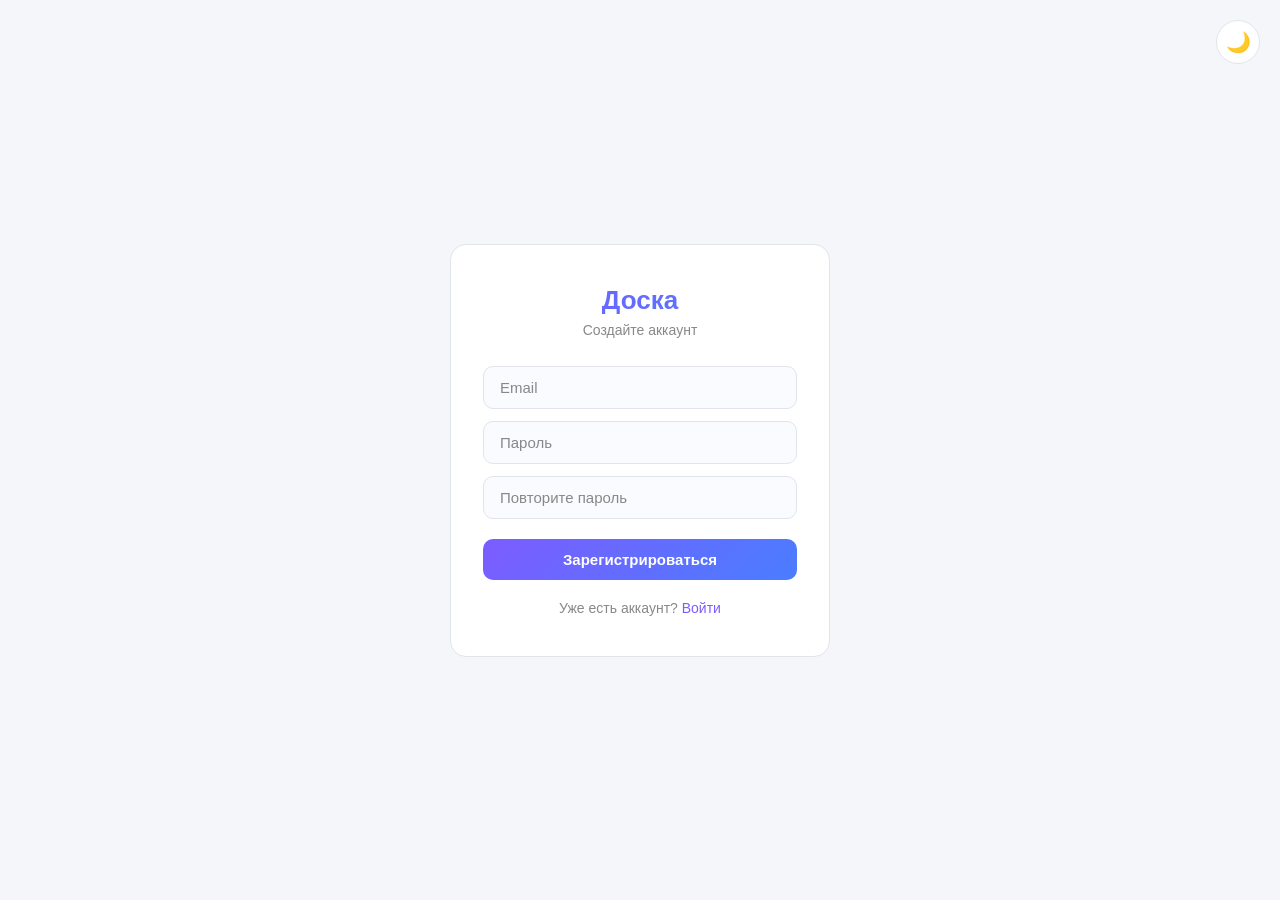
<file: doska/doska/index.html>
<!DOCTYPE html>
<html lang="ru" data-theme="light">
<head>
  <meta charset="UTF-8">
  <meta name="viewport" content="width=device-width, initial-scale=1.0">
  <title>Доска — Регистрация</title>
  <link rel="stylesheet" href="css/theme.css">
  <link rel="stylesheet" href="css/auth.css">
</head>
<body>
  <button class="theme-toggle" id="themeToggle" title="Сменить тему">🌙</button>

  <div class="container">
  <h1>Доска</h1>
  <p class="subtitle" id="subtitle">Создайте аккаунт</p>

  <!-- Форма РЕГИСТРАЦИИ -->
  <form id="registerForm">
    <input type="email" id="regEmail" placeholder="Email" required>
    <input type="password" id="regPassword" placeholder="Пароль" required>
    <input type="password" id="regPassword2" placeholder="Повторите пароль" required>
    <button type="submit">Зарегистрироваться</button>
  </form>

  <!-- Форма ВХОДА (скрыта) -->
  <form id="loginForm" style="display: none;">
    <input type="email" id="logEmail" placeholder="Email" required>
    <input type="password" id="logPassword" placeholder="Пароль" required>
    <button type="submit">Войти</button>
  </form>

  <p class="link">
    <span id="linkText">Уже есть аккаунт?</span>
    <a href="#" id="switchLink">Войти</a>
  </p>
</div>

 <script src="js/common.js"></script>
<script src="js/auth.js"></script>
</body>
</html>
</file>
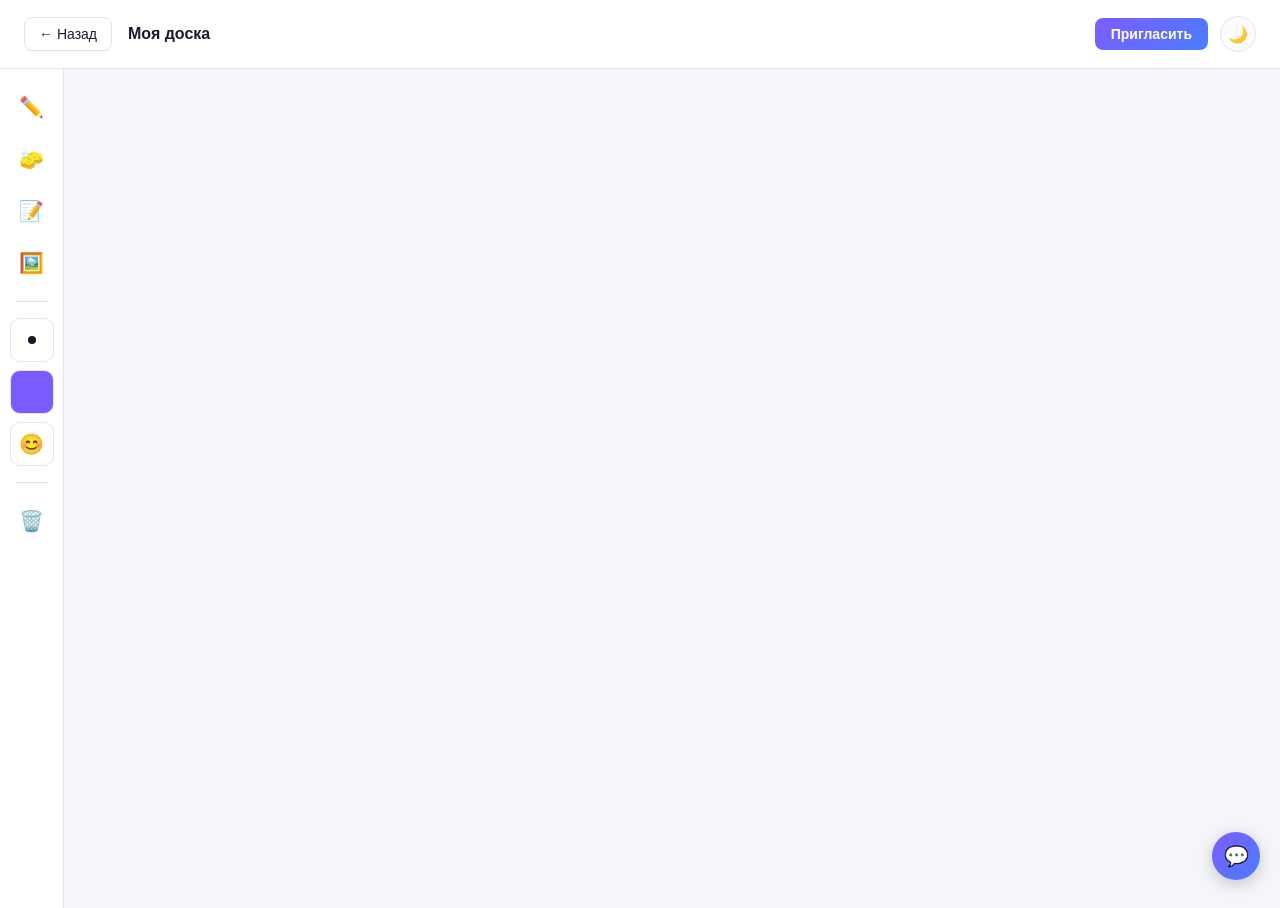
<file: doska/doska/board.html>
<!DOCTYPE html>
<html lang="ru" data-theme="light">
<head>
  <meta charset="UTF-8">
  <meta name="viewport" content="width=device-width, initial-scale=1.0">
  <title>Доска — Рисование</title>
<link rel="stylesheet" href="css/theme.css">
<link rel="stylesheet" href="css/board.css">
<link rel="stylesheet" href="css/toolbar.css">
<link rel="stylesheet" href="css/sticker.css">
<link rel="stylesheet" href="css/image.css">
</head>
<body class="board-body">
  <header class="header">
    <div class="header-left">
      <button class="btn-back" id="backBtn">← Назад</button>
      <span class="board-name" id="boardName">Мозговой штурм</span>
    </div>
    <div class="header-right">
      <button class="btn-invite" id="inviteBtn">Пригласить</button>
      <button class="theme-toggle-inline" id="themeToggle" title="Сменить тему">🌙</button>
    </div>
  </header>

  <div class="board-layout">
    <aside class="toolbar">
  <!-- Инструменты -->
<button class="tool" data-tool="pen" title="Карандаш">✏️</button> 
  <button class="tool" data-tool="eraser" title="Ластик">🧽</button>
  <button class="tool" data-tool="sticker" title="Заметка">📝</button>
  <button class="tool" data-tool="image" title="Картинка">🖼️</button>

  <div class="toolbar-divider"></div>
  <input type="file" id="imageInput" accept="image/*" hidden>

  <!-- Размер кисти (раскрывающееся меню) -->
  <div class="dropdown" id="sizeDropdown">
    <button class="dropdown-trigger" id="sizeTrigger" title="Размер">
      <span style="width:8px;height:8px;background:currentColor;border-radius:50%;display:block"></span>
    </button>
    <div class="dropdown-menu size-menu" id="sizeMenu">
      <button class="size-option active" data-size="1"><span style="width:4px;height:4px"></span></button>
      <button class="size-option" data-size="2"><span style="width:8px;height:8px"></span></button>
      <button class="size-option" data-size="4"><span style="width:14px;height:14px"></span></button>
      <button class="size-option" data-size="8"><span style="width:22px;height:22px"></span></button>
    </div>
  </div>

  <!-- Цвет кисти (раскрывающееся меню) -->
<div class="dropdown" id="colorDropdown">
  <button class="dropdown-trigger" id="colorTrigger" style="background:#7c5cff"></button>
  <div class="dropdown-menu color-menu-grid" id="colorMenu">
    <button class="color-grid-item" data-color="#1a1a2e" style="background:#1a1a2e"></button>
    <button class="color-grid-item" data-color="#7c5cff" style="background:#7c5cff"></button>
    <button class="color-grid-item" data-color="#4a7dff" style="background:#4a7dff"></button>
    <button class="color-grid-item" data-color="#ff5c8a" style="background:#ff5c8a"></button>
    <button class="color-grid-item" data-color="#ffb84a" style="background:#ffb84a"></button>
    <button class="color-grid-item" data-color="#4ad9a0" style="background:#4ad9a0"></button>
    <button class="color-grid-item" data-color="#ff3b3b" style="background:#ff3b3b"></button>
    <button class="color-grid-item plus" id="colorPlus" title="Свой цвет">+</button>
  </div>
</div>

  <!-- Реакции (раскрывающееся меню) -->
  <div class="dropdown" id="reactionDropdown">
    <button class="dropdown-trigger" id="reactionTrigger">😊</button>
    <div class="dropdown-menu reaction-menu" id="reactionMenu">
      <button class="reaction-option" data-emoji="👍">👍</button>
      <button class="reaction-option" data-emoji="❤️">❤️</button>
      <button class="reaction-option" data-emoji="😂">😂</button>
      <button class="reaction-option" data-emoji="🎉">🎉</button>
      <button class="reaction-option" data-emoji="🔥">🔥</button>
      <button class="reaction-option" data-emoji="👏">👏</button>
    </div>
  </div>

  <div class="toolbar-divider"></div>

  <button class="tool" id="clearBtn" title="Очистить">🗑️</button>
</aside>
    <!-- Холст -->
    <div class="canvas-wrapper">
      <canvas id="board"></canvas>
    </div>

    <!-- Чат (пока пустой) -->
    <aside class="chat collapsed" id="chatPanel">
  <div class="chat-header">
    <h3>Чат</h3>
    <button class="chat-toggle" id="chatToggle" title="Свернуть">→</button>
  </div>
  <div class="chat-messages" id="chatMessages">
        <p class="chat-empty">Сообщений пока нет</p>
      </div>
      <div class="chat-input">
        <input type="text" id="chatInput" placeholder="Написать...">
        <button id="chatSend">→</button>
      </div>
    </aside>
    <button class="chat-open visible" id="chatOpen" title="Открыть чат">💬</button>
  </div>

<script src="js/common.js"></script>
<script src="js/board/canvas.js"></script>
<script src="js/board/stickers.js"></script>
<script src="js/board/images.js"></script>
<script src="js/board/reactions.js"></script>
<script src="js/board/ui.js"></script>
<script src="js/board/chat.js"></script>
<script src="js/board/main.js"></script>
</body>
</html>
</file>
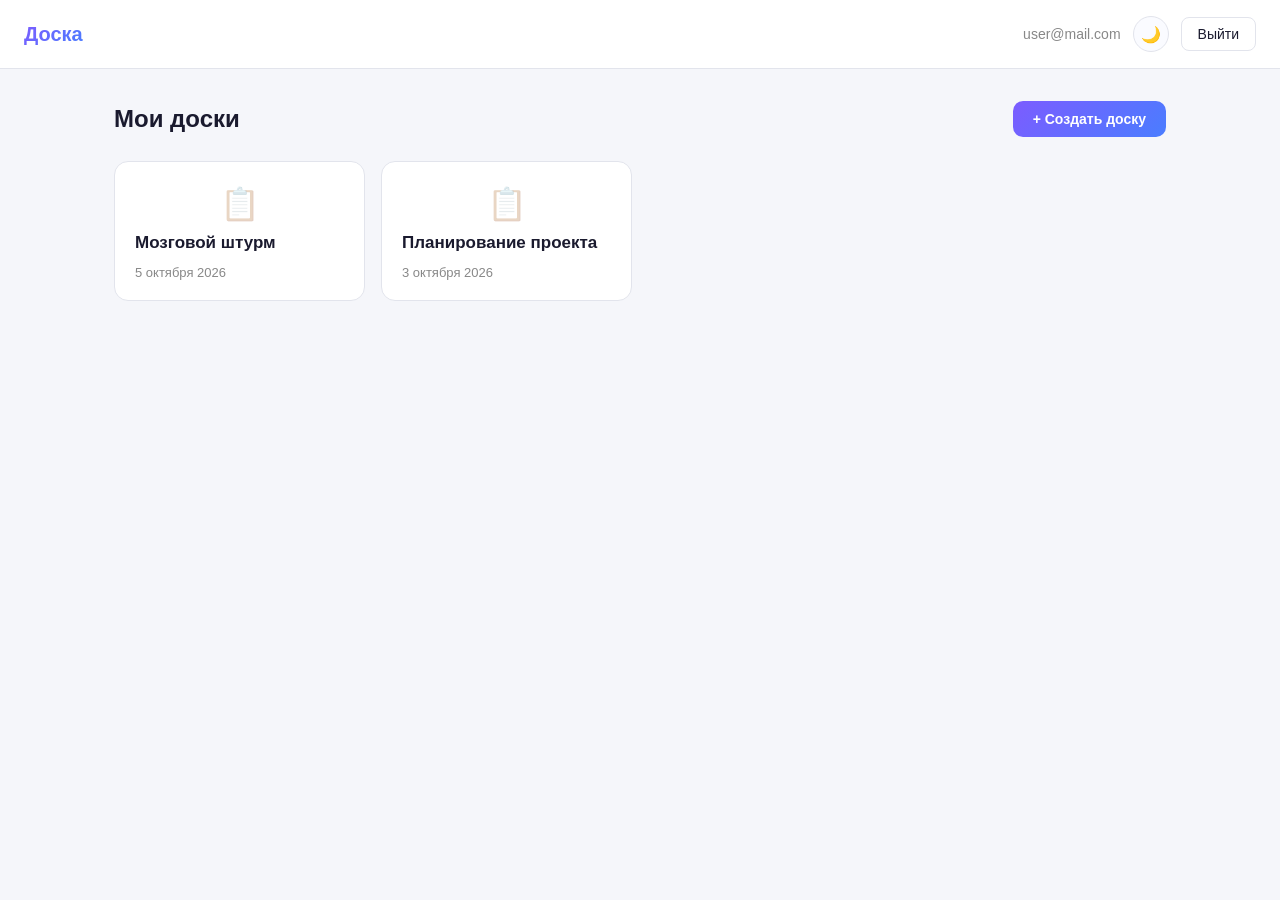
<file: doska/doska/boards.html>
<!DOCTYPE html>
<html lang="ru" data-theme="light">
<head>
  <meta charset="UTF-8">
  <meta name="viewport" content="width=device-width, initial-scale=1.0">
  <title>Доска — Мои доски</title>
  <link rel="stylesheet" href="css/theme.css">
<link rel="stylesheet" href="css/boards.css">
</head>
<body class="app-body">
  <header class="header">
    <div class="logo">Доска</div>
    <div class="header-right">
      <span class="user-email" id="userEmail">user@mail.com</span>
      <button class="theme-toggle-inline" id="themeToggle" title="Сменить тему">🌙</button>
      <button class="btn-logout" id="logoutBtn">Выйти</button>
    </div>
  </header>

  <main class="main">
    <div class="main-header">
      <h2>Мои доски</h2>
      <button class="btn-create" id="createBtn">+ Создать доску</button>
    </div>

    <div class="boards-grid" id="boardsGrid">
      <!-- Сюда JS будет вставлять доски -->
    </div>

    <p class="empty" id="emptyMessage">У вас пока нет досок. Создайте первую!</p>
  </main>

  <script src="js/common.js"></script>
  <script src="js/boards.js"></script>
</body>
</html>
</file>
<file: doska/doska/css/theme.css>
/* ===== ПЕРЕМЕННЫЕ ТЕМ ===== */
:root {
  --accent: #7c5cff;
  --accent-2: #4a7dff;
}

[data-theme="light"] {
  --bg: #f5f6fa;
  --card: #ffffff;
  --text: #1a1a2e;
  --text-muted: #888;
  --border: #e2e4ec;
  --input-bg: #fafbff;
}

[data-theme="dark"] {
  --bg: #0f0f1a;
  --card: #1a1a2e;
  --text: #eaeaf5;
  --text-muted: #8a8aa0;
  --border: #2a2a42;
  --input-bg: #12121f;
}

/* ===== БАЗА ===== */
* {
  margin: 0;
  padding: 0;
  box-sizing: border-box;
  font-family: -apple-system, BlinkMacSystemFont, 'Segoe UI', Arial, sans-serif;
}

body {
  min-height: 100vh;
  background: var(--bg);
  color: var(--text);
  transition: background 0.3s, color 0.3s;
}

/* ===== КНОПКА ТЕМЫ (круглая) ===== */
.theme-toggle {
  position: fixed;
  top: 20px;
  right: 20px;
  width: 44px;
  height: 44px;
  border-radius: 50%;
  border: 1px solid var(--border);
  background: var(--card);
  color: var(--text);
  font-size: 20px;
  cursor: pointer;
  display: flex;
  align-items: center;
  justify-content: center;
  transition: all 0.2s;
  z-index: 100;
}

.theme-toggle:hover {
  border-color: var(--accent);
  transform: scale(1.05);
}

/* ===== КНОПКА ТЕМЫ (в шапке) ===== */
.theme-toggle-inline {
  width: 36px;
  height: 36px;
  border-radius: 50%;
  border: 1px solid var(--border);
  background: var(--input-bg);
  color: var(--text);
  font-size: 16px;
  cursor: pointer;
  display: flex;
  align-items: center;
  justify-content: center;
  transition: all 0.2s;
}

.theme-toggle-inline:hover {
  border-color: var(--accent);
}

/* ===== ШАПКА ===== */
.header {
  display: flex;
  justify-content: space-between;
  align-items: center;
  padding: 16px 24px;
  background: var(--card);
  border-bottom: 1px solid var(--border);
  transition: background 0.3s, border 0.3s;
}

.header-right {
  display: flex;
  align-items: center;
  gap: 12px;
}

/* ===== ОБЩИЕ ПОЛЯ ВВОДА ===== */
input {
  padding: 12px 16px;
  background: var(--input-bg);
  border: 1px solid var(--border);
  border-radius: 10px;
  font-size: 15px;
  color: var(--text);
  outline: none;
  transition: border 0.2s;
}

input::placeholder {
  color: var(--text-muted);
}

input:focus {
  border-color: var(--accent);
}

/* ===== АДАПТИВ ШАПКИ ===== */
@media (max-width: 600px) {
  .header {
    padding: 12px 16px;
  }
}
</file>
<file: doska/doska/css/auth.css>
/* ===== СТРАНИЦА РЕГИСТРАЦИИ ===== */
body {
  display: flex;
  align-items: center;
  justify-content: center;
  padding: 20px;
}

.container {
  background: var(--card);
  padding: 40px 32px;
  border-radius: 16px;
  width: 100%;
  max-width: 380px;
  border: 1px solid var(--border);
}

h1 {
  text-align: center;
  font-size: 26px;
  font-weight: 700;
  margin-bottom: 6px;
  background: linear-gradient(135deg, var(--accent), var(--accent-2));
  -webkit-background-clip: text;
  -webkit-text-fill-color: transparent;
  background-clip: text;
}

.subtitle {
  text-align: center;
  color: var(--text-muted);
  font-size: 14px;
  margin-bottom: 28px;
}

form {
  display: flex;
  flex-direction: column;
  gap: 12px;
}

button[type="submit"] {
  padding: 12px;
  background: linear-gradient(135deg, var(--accent), var(--accent-2));
  color: white;
  border: none;
  border-radius: 10px;
  font-size: 15px;
  font-weight: 600;
  cursor: pointer;
  margin-top: 8px;
  transition: opacity 0.2s;
}

button[type="submit"]:hover {
  opacity: 0.9;
}

.link {
  text-align: center;
  margin-top: 20px;
  font-size: 14px;
  color: var(--text-muted);
}

.link a {
  color: var(--accent);
  text-decoration: none;
  font-weight: 500;
}

.link a:hover {
  text-decoration: underline;
}

@media (max-width: 480px) {
  .container {
    padding: 28px 20px;
  }
  h1 {
    font-size: 22px;
  }
}
</file>
<file: doska/doska/css/board.css>
/* ===== СТРАНИЦА ДОСКИ ===== */
body {
  display: block;
  padding: 0;
  overflow: hidden;
  height: 100vh;
}

.header-left {
  display: flex;
  align-items: center;
  gap: 16px;
}

.btn-back {
  padding: 8px 14px;
  background: transparent;
  border: 1px solid var(--border);
  border-radius: 8px;
  color: var(--text);
  font-size: 14px;
  cursor: pointer;
  transition: all 0.2s;
}

.btn-back:hover {
  border-color: var(--accent);
  color: var(--accent);
}

.board-name {
  font-size: 16px;
  font-weight: 600;
  color: var(--text);
}

.btn-invite {
  padding: 8px 16px;
  background: linear-gradient(135deg, var(--accent), var(--accent-2));
  color: white;
  border: none;
  border-radius: 8px;
  font-size: 14px;
  font-weight: 600;
  cursor: pointer;
  transition: opacity 0.2s;
}

.btn-invite:hover {
  opacity: 0.9;
}

/* Раскладка */
.board-layout {
  display: flex;
  height: calc(100vh - 61px);
}

/* Холст */
.canvas-wrapper {
  flex: 1;
  position: relative;
  background: var(--bg);
  overflow: hidden;
}

#board {
  display: block;
  width: 100%;
  height: 100%;
  cursor: crosshair;
}

/* ===== ЧАТ ===== */
.chat {
  width: 280px;
  background: var(--card);
  border-left: 1px solid var(--border);
  display: flex;
  flex-direction: column;
  transition: width 0.25s;
  position: relative;
  overflow: hidden;
}

.chat.collapsed {
  width: 0;
  border-left: none;
}

.chat-header {
  display: flex;
  align-items: center;
  justify-content: space-between;
  padding: 12px 16px;
  border-bottom: 1px solid var(--border);
  gap: 8px;
  flex-shrink: 0;
}

.chat-header h3 {
  padding: 0;
  border-bottom: none;
  font-size: 15px;
  font-weight: 600;
  color: var(--text);
  margin: 0;
}

.chat-toggle {
  width: 28px;
  height: 28px;
  border-radius: 6px;
  border: 1px solid var(--border);
  background: transparent;
  color: var(--text-muted);
  cursor: pointer;
  display: flex;
  align-items: center;
  justify-content: center;
  font-size: 14px;
  transition: all 0.2s;
  flex-shrink: 0;
}

.chat-toggle:hover {
  border-color: var(--accent);
  color: var(--accent);
}

.chat-messages {
  flex: 1;
  overflow-y: auto;
  padding: 16px;
  display: flex;
  flex-direction: column;
  gap: 8px;
}

.chat-empty {
  color: var(--text-muted);
  font-size: 13px;
  text-align: center;
  margin-top: 20px;
}

.chat-input {
  display: flex;
  padding: 12px;
  gap: 8px;
  border-top: 1px solid var(--border);
  flex-shrink: 0;
}

.chat-input input {
  flex: 1;
  padding: 8px 12px;
  font-size: 14px;
}

.chat-input button {
  width: 36px;
  height: 36px;
  border-radius: 8px;
  border: none;
  background: linear-gradient(135deg, var(--accent), var(--accent-2));
  color: white;
  font-size: 16px;
  cursor: pointer;
}

/* Кнопка «открыть чат» — появляется, когда чат свёрнут */
.chat-open {
  position: fixed;
  bottom: 20px;
  right: 20px;
  width: 48px;
  height: 48px;
  border-radius: 50%;
  border: none;
  background: linear-gradient(135deg, var(--accent), var(--accent-2));
  color: white;
  font-size: 20px;
  cursor: pointer;
  display: none;
  align-items: center;
  justify-content: center;
  box-shadow: 0 4px 16px rgba(0,0,0,0.2);
  z-index: 100;
}

.chat-open.visible {
  display: flex;
}

.chat-open:hover {
  transform: scale(1.05);
}

@media (max-width: 600px) {
  .board-name {
    font-size: 14px;
  }
}

@media (max-width: 600px) {
  .board-name {
    font-size: 14px;
  }
}

body.reacting,
body.reacting * {
  cursor: pointer !important;
}
</file>
<file: doska/doska/css/toolbar.css>
/* ===== ПАНЕЛЬ ИНСТРУМЕНТОВ ===== */
.toolbar {
  width: 64px;
  background: var(--card);
  border-right: 1px solid var(--border);
  padding: 16px 0;
  display: flex;
  flex-direction: column;
  align-items: center;
  gap: 8px;
  position: relative;
  z-index: 10;
}

.tool {
  width: 44px;
  height: 44px;
  border-radius: 10px;
  border: 1px solid transparent;
  background: transparent;
  font-size: 20px;
  cursor: pointer;
  display: flex;
  align-items: center;
  justify-content: center;
  transition: all 0.2s;
  color: var(--text);
}

.tool:hover {
  background: var(--input-bg);
}

.tool.active {
  background: var(--input-bg);
  border-color: var(--accent);
}

.toolbar-divider {
  width: 32px;
  height: 1px;
  background: var(--border);
  margin: 8px 0;
}

/* ===== DROPDOWN ===== */
.dropdown {
  position: relative;
  width: 44px;
  height: 44px;
}

.dropdown-trigger {
  width: 44px;
  height: 44px;
  border-radius: 10px;
  border: 1px solid var(--border);
  background: transparent;
  cursor: pointer;
  font-size: 20px;
  display: flex;
  align-items: center;
  justify-content: center;
  transition: all 0.2s;
  color: var(--text);
}

.dropdown-trigger:hover {
  border-color: var(--accent);
}

.dropdown-menu {
  position: absolute;
  left: calc(100% + 8px);
  top: 0;
  background: var(--card);
  border: 1px solid var(--border);
  border-radius: 12px;
  padding: 8px;
  display: grid;
  grid-template-columns: repeat(2, 1fr);
  gap: 6px;
  opacity: 0;
  visibility: hidden;
  transform: translateX(-10px);
  transition: all 0.2s;
  z-index: 50;
  box-shadow: 0 8px 24px rgba(0,0,0,0.15);
}

.dropdown:hover .dropdown-menu {
  opacity: 1;
  visibility: visible;
  transform: translateX(0);
}

.color-option {
  width: 32px;
  height: 32px;
  border-radius: 50%;
  border: 2px solid transparent;
  cursor: pointer;
  transition: transform 0.15s;
}

.color-option:hover {
  transform: scale(1.15);
}

.reaction-menu {
  grid-template-columns: repeat(3, 1fr);
}

.reaction-option {
  width: 36px;
  height: 36px;
  border-radius: 8px;
  border: 1px solid transparent;
  background: transparent;
  font-size: 20px;
  cursor: pointer;
  display: flex;
  align-items: center;
  justify-content: center;
  transition: all 0.15s;
}

.reaction-option:hover {
  background: var(--input-bg);
  transform: scale(1.15);
}

.reaction-option.active {
  background: var(--input-bg);
  border-color: var(--accent);
}

/* ===== МЕНЮ РАЗМЕРА ===== */
.size-menu {
  grid-template-columns: 1fr;
}

.size-option {
  width: 44px;
  height: 36px;
  border-radius: 8px;
  border: 1px solid transparent;
  background: transparent;
  cursor: pointer;
  display: flex;
  align-items: center;
  justify-content: center;
  transition: all 0.15s;
}

.size-option span {
  background: var(--text);
  border-radius: 50%;
  display: block;
}

.size-option:hover {
  background: var(--input-bg);
}

.size-option.active {
  background: var(--input-bg);
  border-color: var(--accent);
}

/* ===== СЕТКА ЦВЕТОВ ДЛЯ КИСТИ ===== */
.color-menu-grid {
  display: grid !important;
  grid-template-columns: repeat(3, 1fr) !important;
  gap: 8px !important;
  padding: 12px !important;
  background: white !important;
  border-radius: 16px !important;
  border: none !important;
  box-shadow: 0 8px 32px rgba(0,0,0,0.15) !important;
}

.color-grid-item {
  width: 44px;
  height: 44px;
  border-radius: 12px;
  border: 2px solid transparent;
  cursor: pointer;
  padding: 0;
  transition: transform 0.15s, border-color 0.15s;
}

.color-grid-item:hover {
  transform: scale(1.08);
  border-color: var(--accent);
}

.color-grid-item.plus {
  background: transparent;
  border: 2px dashed #ccc;
  color: #666;
  font-size: 22px;
  display: flex;
  align-items: center;
  justify-content: center;
}

.color-grid-item.plus:hover {
  border-color: var(--accent);
  color: var(--accent);
}
</file>
<file: doska/doska/css/sticker.css>
/* ===== ЗАМЕТКИ ===== */
.sticker {
  position: absolute;
  width: 220px;
  height: 160px;
  min-width: 260px;      /* ← было 140, теперь 260 */
  min-height: 140px;     /* ← было 100, теперь 140 */
  border-radius: 8px;
  box-shadow: 0 4px 12px rgba(0,0,0,0.15);
  display: flex;
  flex-direction: column;
  transition: box-shadow 0.2s;
  z-index: 10;
}

.sticker:hover {
  box-shadow: 0 4px 20px rgba(0,0,0,0.25);
}

/* Уголок для ресайза */
.sticker-resize {
  position: absolute;
  bottom: 0;
  right: 0;
  width: 16px;
  height: 16px;
  cursor: nwse-resize;
  background: linear-gradient(135deg, transparent 50%, rgba(0,0,0,0.2) 50%);
  z-index: 5;
}

.sticker-resize::after {
  content: '';
  position: absolute;
  bottom: 3px;
  right: 3px;
  width: 8px;
  height: 8px;
  border-right: 2px solid rgba(0,0,0,0.3);
  border-bottom: 2px solid rgba(0,0,0,0.3);
}

/* ===== КОНТЕНТ ЗАМЕТКИ ===== */
.sticker-content {
  flex: 1;
  padding: 12px;
  font-size: 16px;
  color: #1a1a2e;
  outline: none;
  cursor: move;
  word-wrap: break-word;
  overflow-wrap: break-word;
  overflow-y: auto;
  line-height: 1.4;
  min-height: 40px;
  border-radius: 8px 8px 0 0;
}

.sticker-content:focus {
  cursor: text;
}

/* ===== ПАНЕЛЬ ЗАМЕТКИ ===== */
.sticker-panel {
  display: flex;
  align-items: center;
  gap: 2px;
  padding: 4px 6px;
  background: rgba(0,0,0,0.08);
  border-top: 1px solid rgba(0,0,0,0.08);
  flex-wrap: nowrap;
  position: relative;
  flex-shrink: 0;
  height: 32px;
  border-radius: 0 0 8px 8px;
}

.sticker-panel button {
  width: 24px;
  height: 24px;
  border-radius: 4px;
  border: none;
  background: transparent;
  cursor: pointer;
  font-size: 12px;
  color: #1a1a2e;
  display: flex;
  align-items: center;
  justify-content: center;
  transition: background 0.15s;
  flex-shrink: 0;
}

.sticker-panel button:hover {
  background: rgba(0,0,0,0.1);
}

.sticker-font-size {
  width: 40px;
  height: 24px;
  border-radius: 4px;
  border: 1px solid rgba(0,0,0,0.1);
  background: rgba(255,255,255,0.5);
  font-size: 11px;
  cursor: pointer;
  color: #1a1a2e;
  flex-shrink: 0;
}

/* ===== ЦВЕТА В ЗАМЕТКЕ ===== */
.color-picker {
  position: relative;
  width: 24px;
  height: 24px;
  display: flex;
  align-items: center;
  justify-content: center;
  border-radius: 4px;
  cursor: pointer;
  font-size: 12px;
  color: #1a1a2e;
  flex-shrink: 0;
}

.color-picker:hover {
  background: rgba(0,0,0,0.1);
}

.color-picker > span {
  font-weight: 700;
}

.color-menu {
  position: absolute;
  bottom: calc(100% + 6px);
  left: 0;
  background: white;
  border: 1px solid #ddd;
  border-radius: 8px;
  padding: 6px;
  display: none;
  grid-template-columns: repeat(3, 1fr);
  gap: 4px;
  z-index: 200;
  box-shadow: 0 4px 16px rgba(0,0,0,0.2);
}

.color-picker:hover .color-menu {
  display: grid;
}

.color-menu-item {
  width: 24px;
  height: 24px;
  border-radius: 50%;
  border: 2px solid transparent;
  cursor: pointer;
  padding: 0;
  transition: transform 0.15s;
}

.color-menu-item:hover {
  transform: scale(1.15);
  border-color: #7c5cff;
}

.color-menu-plus {
  width: 24px;
  height: 24px;
  border-radius: 50%;
  border: 1px dashed #999;
  background: transparent;
  cursor: pointer;
  font-size: 14px;
  color: #666;
  padding: 0;
  display: flex;
  align-items: center;
  justify-content: center;
}

.color-menu-plus:hover {
  border-color: #7c5cff;
  color: #7c5cff;
}

/* ===== РЕАКЦИИ (всплывающие) ===== */
.floating-emoji {
  position: absolute;
  font-size: 42px;
  pointer-events: none;
  animation: floatUp 2s ease-out forwards;
  z-index: 1000;
  transform: translate(-50%, -50%);
}

@keyframes floatUp {
  0%   { opacity: 0; transform: translate(-50%, -50%) scale(0.5); }
  20%  { opacity: 1; transform: translate(-50%, -50%) scale(1.2); }
  50%  { opacity: 1; transform: translate(-50%, -80%) scale(1); }
  100% { opacity: 0; transform: translate(-50%, -120%) scale(0.8); }
}

/* ===== РЕАКЦИИ НА ЗАМЕТКАХ ===== */
.sticker-reactions {
  position: absolute;
  bottom: -28px;
  left: 0;
  display: flex;
  gap: 4px;
  z-index: 20;
  pointer-events: auto;
  white-space: nowrap;
  height: 22px;
  align-items: center;
}

.reaction-chip {
  background: var(--card);
  border: 1px solid var(--border);
  border-radius: 12px;
  padding: 2px 8px;
  font-size: 12px;
  cursor: pointer;
  display: flex;
  align-items: center;
  gap: 2px;
  box-shadow: 0 2px 8px rgba(0,0,0,0.15);
  transition: transform 0.15s;
  color: var(--text);
}

.reaction-chip:hover {
  transform: scale(1.1);
  border-color: var(--accent);
}
</file>
<file: doska/doska/css/image.css>
/* ===== КАРТИНКИ НА ДОСКЕ ===== */
.board-image {
  position: absolute;
  width: 240px;
  min-width: 100px;
  min-height: 80px;
  cursor: move;
  user-select: none;
  z-index: 10;
  padding: 0;
  line-height: 0;          /* убирает пробел под img */
  font-size: 0;            /* убирает пробел под img */
}

.board-image img {
  display: block;
  width: 100%;
  height: 100%;
  border-radius: 6px;
  box-shadow: 0 4px 12px rgba(0,0,0,0.15);
  pointer-events: none;
  object-fit: cover;
}

/* Уголок ресайза — прижат к правому нижнему углу */
.image-resize {
  position: absolute;
  bottom: 0;
  right: 0;
  width: 16px;
  height: 16px;
  cursor: nwse-resize;
  background: linear-gradient(135deg, transparent 50%, rgba(0,0,0,0.25) 50%);
  z-index: 5;
  border-radius: 0 0 6px 0;
}

.image-resize::after {
  content: '';
  position: absolute;
  bottom: 3px;
  right: 3px;
  width: 8px;
  height: 8px;
  border-right: 2px solid rgba(0,0,0,0.4);
  border-bottom: 2px solid rgba(0,0,0,0.4);
}

/* Крестик удаления */
.image-delete {
  position: absolute;
  top: -10px;
  right: -10px;
  width: 22px;
  height: 22px;
  border-radius: 50%;
  border: 2px solid var(--card);
  background: #ff3b3b;
  color: white;
  font-size: 14px;
  font-weight: 700;
  cursor: pointer;
  display: flex;
  align-items: center;
  justify-content: center;
  z-index: 5;
  opacity: 0;
  transition: opacity 0.2s;
  line-height: 1;
}

.board-image:hover .image-delete {
  opacity: 1;
}

/* Реакции — прижаты к левому нижнему углу */
.image-reactions {
  position: absolute;
  bottom: -28px;
  left: 0;
  display: flex;
  gap: 4px;
  z-index: 20;
  pointer-events: auto;
  white-space: nowrap;
  height: 22px;
  align-items: center;
  line-height: normal;
}
</file>
<file: doska/doska/css/boards.css>
/* ===== СТРАНИЦА СПИСКА ДОСОК ===== */
body {
  display: block;
  padding: 0;
}

.logo {
  font-size: 20px;
  font-weight: 700;
  background: linear-gradient(135deg, var(--accent), var(--accent-2));
  -webkit-background-clip: text;
  -webkit-text-fill-color: transparent;
  background-clip: text;
}

.user-email {
  font-size: 14px;
  color: var(--text-muted);
}

.btn-logout {
  padding: 8px 16px;
  background: transparent;
  border: 1px solid var(--border);
  border-radius: 8px;
  color: var(--text);
  font-size: 14px;
  cursor: pointer;
  transition: all 0.2s;
}

.btn-logout:hover {
  border-color: var(--accent);
  color: var(--accent);
}

.main {
  max-width: 1100px;
  margin: 0 auto;
  padding: 32px 24px;
  width: 100%;
}

.main-header {
  display: flex;
  justify-content: space-between;
  align-items: center;
  margin-bottom: 24px;
  gap: 16px;
  flex-wrap: wrap;
}

.main-header h2 {
  font-size: 24px;
  font-weight: 700;
  color: var(--text);
}

.btn-create {
  padding: 10px 20px;
  background: linear-gradient(135deg, var(--accent), var(--accent-2));
  color: white;
  border: none;
  border-radius: 10px;
  font-size: 14px;
  font-weight: 600;
  cursor: pointer;
  transition: opacity 0.2s;
}

.btn-create:hover {
  opacity: 0.9;
}

.boards-grid {
  display: grid;
  grid-template-columns: repeat(auto-fill, minmax(240px, 1fr));
  gap: 16px;
}

.board-card {
  background: var(--card);
  border: 1px solid var(--border);
  border-radius: 14px;
  padding: 20px;
  cursor: pointer;
  transition: all 0.2s;
  display: flex;
  flex-direction: column;
  gap: 8px;
  min-height: 140px;
}

.board-card:hover {
  border-color: var(--accent);
  transform: translateY(-2px);
}

.board-card h3 {
  font-size: 17px;
  font-weight: 600;
  color: var(--text);
  margin-bottom: 4px;
}

.board-card .date {
  font-size: 13px;
  color: var(--text-muted);
  margin-top: auto;
}

.board-card .preview {
  flex: 1;
  display: flex;
  align-items: center;
  justify-content: center;
  font-size: 32px;
  opacity: 0.3;
}

.empty {
  text-align: center;
  color: var(--text-muted);
  font-size: 15px;
  padding: 60px 20px;
  display: none;
}

.empty.show {
  display: block;
}

@media (max-width: 600px) {
  .user-email {
    display: none;
  }
  .main {
    padding: 20px 16px;
  }
  .main-header h2 {
    font-size: 20px;
  }
  .boards-grid {
    grid-template-columns: 1fr;
  }
}
/* Кнопка удаления доски */
.board-card {
  position: relative;   /* ← добавь, если нет */
}

.board-delete {
  position: absolute;
  top: 8px;
  right: 8px;
  width: 32px;
  height: 32px;
  border-radius: 8px;
  border: 1px solid var(--border);
  background: var(--card);
  font-size: 14px;
  cursor: pointer;
  display: flex;
  align-items: center;
  justify-content: center;
  opacity: 0;
  transition: all 0.2s;
  z-index: 5;
}

.board-card:hover .board-delete {
  opacity: 1;
}

.board-delete:hover {
  background: #ff3b3b;
  border-color: #ff3b3b;
}
</file>
